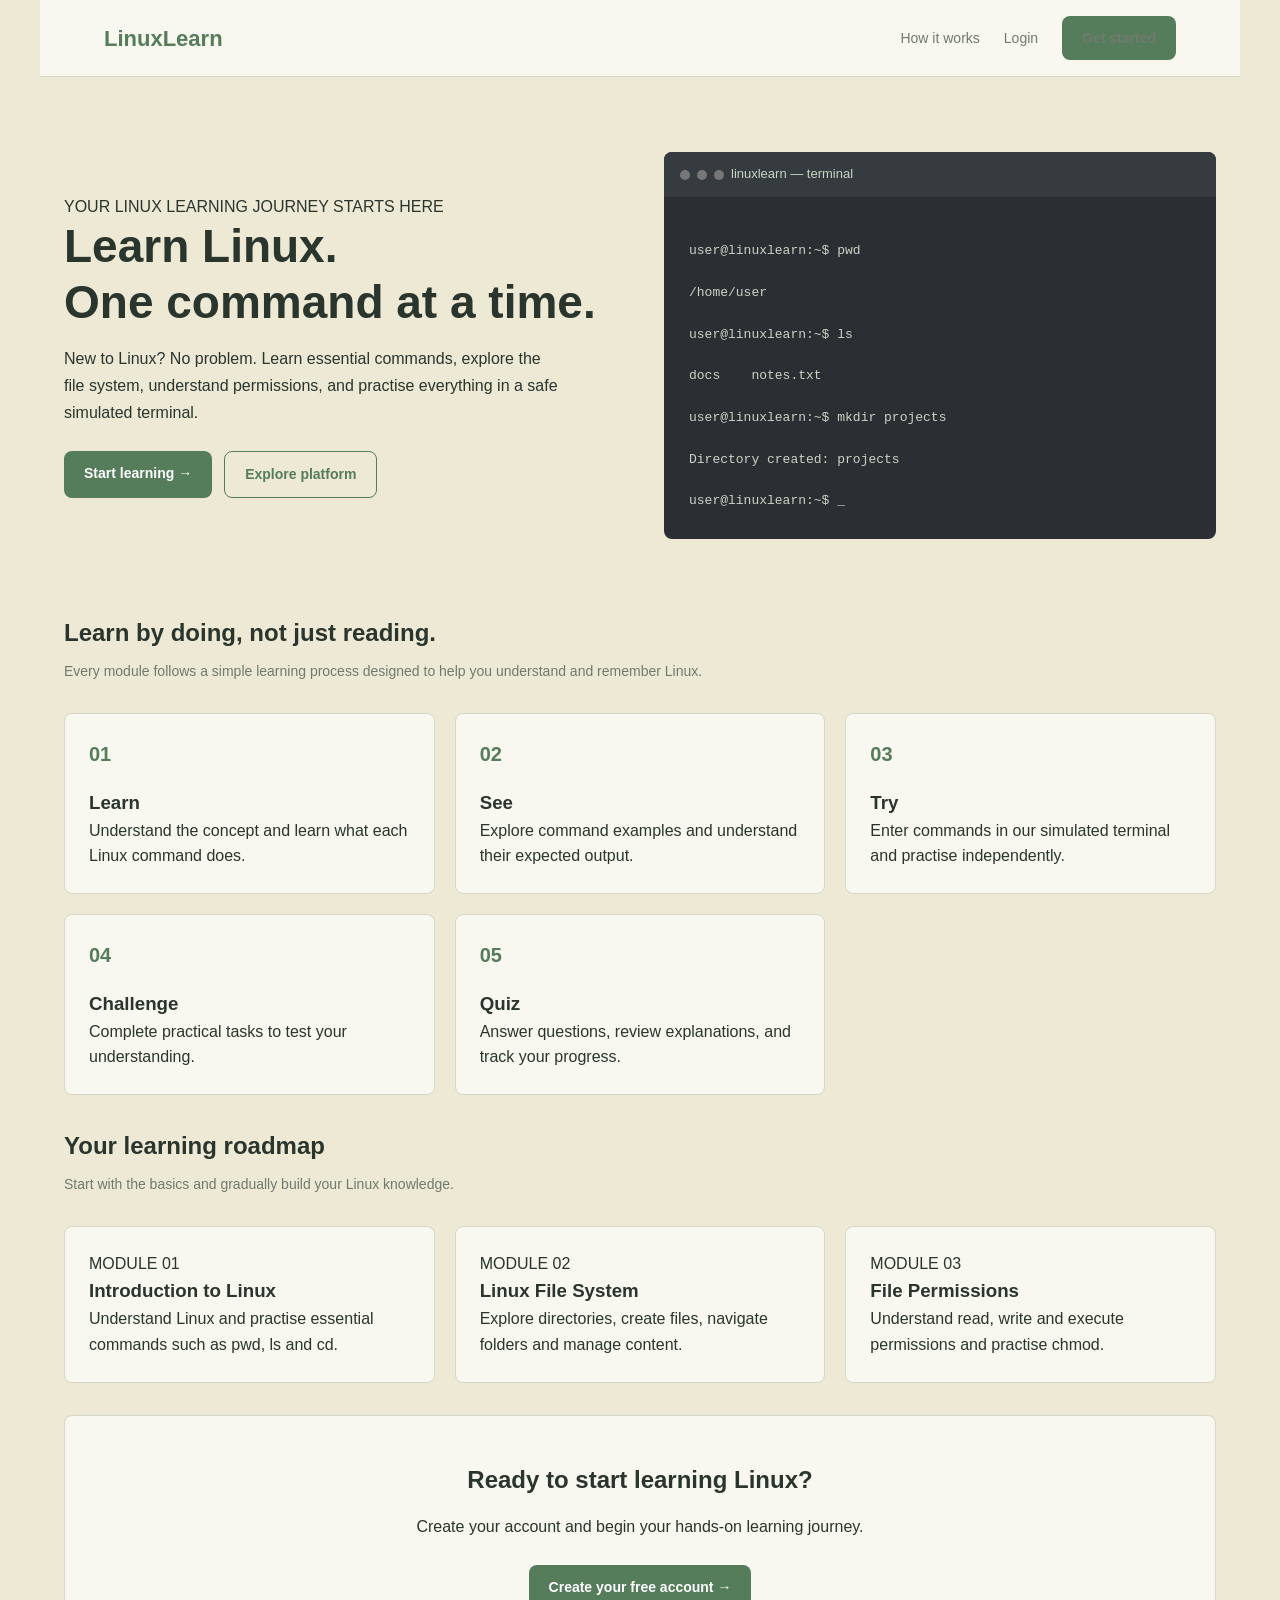
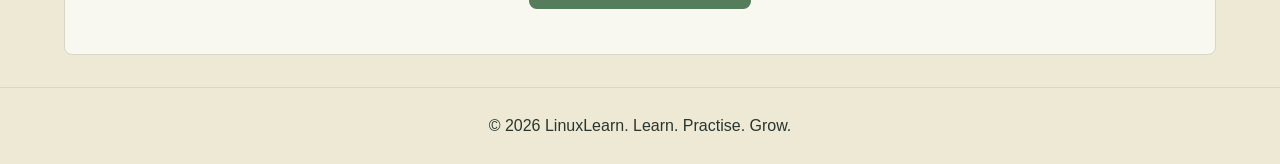
<file: frontend/index.html>
<!DOCTYPE html>
<html lang="en">

<head>
    <meta charset="UTF-8">
    <meta name="viewport" content="width=device-width, initial-scale=1.0">

    <title>LinuxLearn | Learn Linux Step by Step</title>

    <link rel="stylesheet" href="css/style.css">
</head>

<body>

    <!-- NAVIGATION -->

    <nav class="navbar container">

        <a href="index.html" class="logo">
            LinuxLearn
        </a>

        <div class="nav-links">
            <a href="#how-it-works">How it works</a>
            <a href="login.html">Login</a>
            <a href="signup.html" class="btn btn-primary">
                Get started
            </a>
        </div>

    </nav>


    <!-- HERO SECTION -->

    <main>

        <section class="hero container">

            <div class="hero-content">

                <span class="status-label">
                    YOUR LINUX LEARNING JOURNEY STARTS HERE
                </span>

                <h1>
                    Learn Linux.
                    <br>
                    <span class="hero-highlight">One command at a time.</span>
                </h1>

                <p>
                    New to Linux? No problem. Learn essential commands,
                    explore the file system, understand permissions,
                    and practise everything in a safe simulated terminal.
                </p>

                <div class="hero-buttons">

                    <a href="signup.html" class="btn btn-primary">
                        Start learning →
                    </a>

                    <a href="#how-it-works" class="btn btn-secondary">
                        Explore platform
                    </a>

                </div>

            </div>


            <!-- TERMINAL PREVIEW -->

            <div class="hero-terminal">

                <div class="terminal-header">
                    <span class="terminal-dot"></span>
                    <span class="terminal-dot"></span>
                    <span class="terminal-dot"></span>
                    <span>linuxlearn — terminal</span>
                </div>

                <div class="terminal-preview">

                    <p class="preview-prompt">
                        user@linuxlearn:~$ pwd
                    </p>

                    <p>/home/user</p>

                    <p class="preview-prompt">
                        user@linuxlearn:~$ ls
                    </p>

                    <p>docs &nbsp;&nbsp; notes.txt</p>

                    <p class="preview-prompt">
                        user@linuxlearn:~$ mkdir projects
                    </p>

                    <p class="preview-success">
                        Directory created: projects
                    </p>

                    <p class="preview-prompt">
                        user@linuxlearn:~$ _
                    </p>

                </div>

            </div>

        </section>


        <!-- HOW IT WORKS -->

        <section class="section container" id="how-it-works">

            <div class="section-heading">
                <h2 class="section-title">
                    Learn by doing, not just reading.
                </h2>

                <p class="section-description">
                    Every module follows a simple learning process
                    designed to help you understand and remember Linux.
                </p>
            </div>


            <div class="card-grid">

                <article class="card">
                    <span class="feature-number">01</span>
                    <h3>Learn</h3>
                    <p>
                        Understand the concept and learn what each
                        Linux command does.
                    </p>
                </article>

                <article class="card">
                    <span class="feature-number">02</span>
                    <h3>See</h3>
                    <p>
                        Explore command examples and understand
                        their expected output.
                    </p>
                </article>

                <article class="card">
                    <span class="feature-number">03</span>
                    <h3>Try</h3>
                    <p>
                        Enter commands in our simulated terminal
                        and practise independently.
                    </p>
                </article>

                <article class="card">
                    <span class="feature-number">04</span>
                    <h3>Challenge</h3>
                    <p>
                        Complete practical tasks to test
                        your understanding.
                    </p>
                </article>

                <article class="card">
                    <span class="feature-number">05</span>
                    <h3>Quiz</h3>
                    <p>
                        Answer questions, review explanations,
                        and track your progress.
                    </p>
                </article>

            </div>

        </section>


        <!-- MODULES -->

        <section class="section container">

            <div class="section-heading">
                <h2 class="section-title">
                    Your learning roadmap
                </h2>

                <p class="section-description">
                    Start with the basics and gradually build
                    your Linux knowledge.
                </p>
            </div>


            <div class="card-grid">

                <article class="card">
                    <span class="status-label">MODULE 01</span>
                    <h3>Introduction to Linux</h3>
                    <p>
                        Understand Linux and practise essential
                        commands such as pwd, ls and cd.
                    </p>
                </article>

                <article class="card">
                    <span class="status-label">MODULE 02</span>
                    <h3>Linux File System</h3>
                    <p>
                        Explore directories, create files,
                        navigate folders and manage content.
                    </p>
                </article>

                <article class="card">
                    <span class="status-label">MODULE 03</span>
                    <h3>File Permissions</h3>
                    <p>
                        Understand read, write and execute
                        permissions and practise chmod.
                    </p>
                </article>

            </div>

        </section>


        <!-- CALL TO ACTION -->

        <section class="section container">

            <div class="card cta-section">

                <h2>Ready to start learning Linux?</h2>

                <p>
                    Create your account and begin your
                    hands-on learning journey.
                </p>

                <a href="signup.html" class="btn btn-primary">
                    Create your free account →
                </a>

            </div>

        </section>

    </main>


    <!-- FOOTER -->

    <footer class="footer">
        <p>© 2026 LinuxLearn. Learn. Practise. Grow.</p>
    </footer>

</body>
</html>
</file>
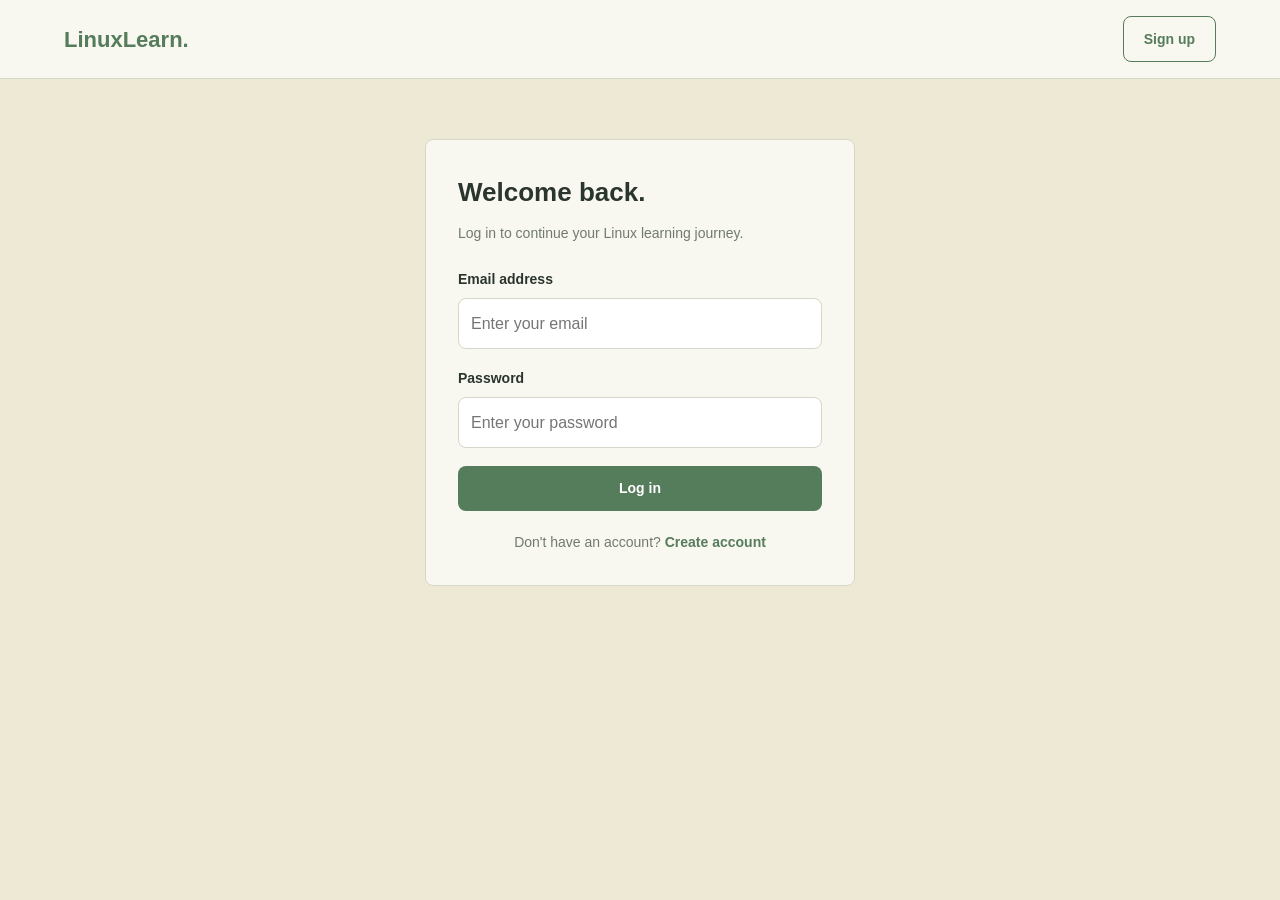
<file: frontend/dashboard.html>
<!DOCTYPE html>
<html lang="en">

<head>
    <meta charset="UTF-8">
    <meta name="viewport" content="width=device-width, initial-scale=1.0">

    <title>Your Learning Journey | LinuxLearn</title>

    <link rel="stylesheet" href="css/style.css">
</head>

<body class="dashboard-page">

    <!-- NAVIGATION -->

    <nav class="navbar dashboard-navbar">

        <a href="dashboard.html" class="logo">
            LinuxLearn<span>.</span>
        </a>

        <div class="nav-links">
            <a href="dashboard.html" class="active">My Journey</a>

            <button class="btn btn-secondary" onclick="logout()">
                Logout
            </button>
        </div>

    </nav>


    <main class="dashboard-main">


        <!-- WELCOME SECTION -->

        <section class="dashboard-hero">

            <div class="hero-content">

                <span class="eyebrow">
                    YOUR LINUX ADVENTURE STARTS HERE
                </span>

                <h1>
                    Welcome back,
                    <span id="userName">Learner</span>.
                </h1>

                <p>
                    Every command brings you one step closer to mastering Linux.
                    Keep going!
                </p>

                <button
                    class="btn btn-primary hero-button"
                    id="continueButton"
                >
                    Continue learning →
                </button>

            </div>

            <div class="hero-decoration">

                <div class="hero-orbit orbit-one"></div>
                <div class="hero-orbit orbit-two"></div>

                <div class="hero-terminal">
                    <span>●</span>
                    <span>●</span>
                    <span>●</span>

                    <p>$ whoami</p>
                    <p class="terminal-response">linux_learner</p>

                    <p>$ <span class="terminal-cursor">_</span></p>
                </div>

            </div>

        </section>


        <!-- OVERALL PROGRESS -->

        <section class="dashboard-overview">

            <div class="overview-heading">

                <div>
                    <span class="eyebrow">YOUR PROGRESS</span>
                    <h2>Look how far you've come.</h2>
                </div>

                <span class="overall-progress-label" id="progressText">
                    0% completed
                </span>

            </div>


            <div class="overall-progress-track">

                <div
                    class="overall-progress-fill"
                    id="progressBar"
                ></div>

            </div>


            <!-- STATISTICS -->

            <div class="dashboard-stats">

                <div class="dashboard-stat">

                    <span class="stat-icon">✦</span>

                    <div>
                        <p class="stat-label">Modules completed</p>
                        <h3 id="completedCount">0</h3>
                    </div>

                </div>


                <div class="dashboard-stat">

                    <span class="stat-icon">⌘</span>

                    <div>
                        <p class="stat-label">Total modules</p>
                        <h3 id="totalModules">3</h3>
                    </div>

                </div>


                <div class="dashboard-stat">

                    <span class="stat-icon">⚡</span>

                    <div>
                        <p class="stat-label">Average quiz score</p>
                        <h3 id="totalScore">0%</h3>
                    </div>

                </div>

            </div>

            <p class="progress-caption" id="scoreText">
                Your learning journey is just beginning.
            </p>

        </section>


        <!-- ROADMAP HEADING -->

        <section class="roadmap-section">

            <div class="roadmap-heading">

                <div>
                    <span class="eyebrow">THE LEARNING PATH</span>

                    <h2>Your Linux roadmap</h2>

                    <p>
                        Follow the path, unlock new milestones and
                        build your Linux skills one lesson at a time.
                    </p>
                </div>

                <div class="roadmap-legend">

                    <span>
                        <i class="legend-dot completed-dot"></i>
                        Completed
                    </span>

                    <span>
                        <i class="legend-dot available-dot"></i>
                        Available
                    </span>

                    <span>
                        <i class="legend-dot locked-dot"></i>
                        Locked
                    </span>

                </div>

            </div>


            <!-- ROADMAP WILL BE GENERATED BY JAVASCRIPT -->

            <div class="roadmap-wrapper">

                <div id="moduleContainer" class="roadmap-container">

                    <p class="roadmap-loading">
                        Preparing your learning journey...
                    </p>

                </div>

            </div>

        </section>


        <!-- BOTTOM MOTIVATION SECTION -->

        <section class="journey-footer">

            <div>
                <span class="eyebrow">KEEP EXPLORING</span>

                <h2>Small steps. Powerful skills.</h2>

                <p>
                    Linux mastery isn't built in a day.
                    It's built one command at a time.
                </p>
            </div>

            <div class="footer-symbol">
                &gt;_
            </div>

        </section>


    </main>


    <!-- JAVASCRIPT -->

    <script src="js/api.js"></script>
    <script src="js/auth.js"></script>
    <script src="js/dashboard.js"></script>

</body>
</html>
</file>
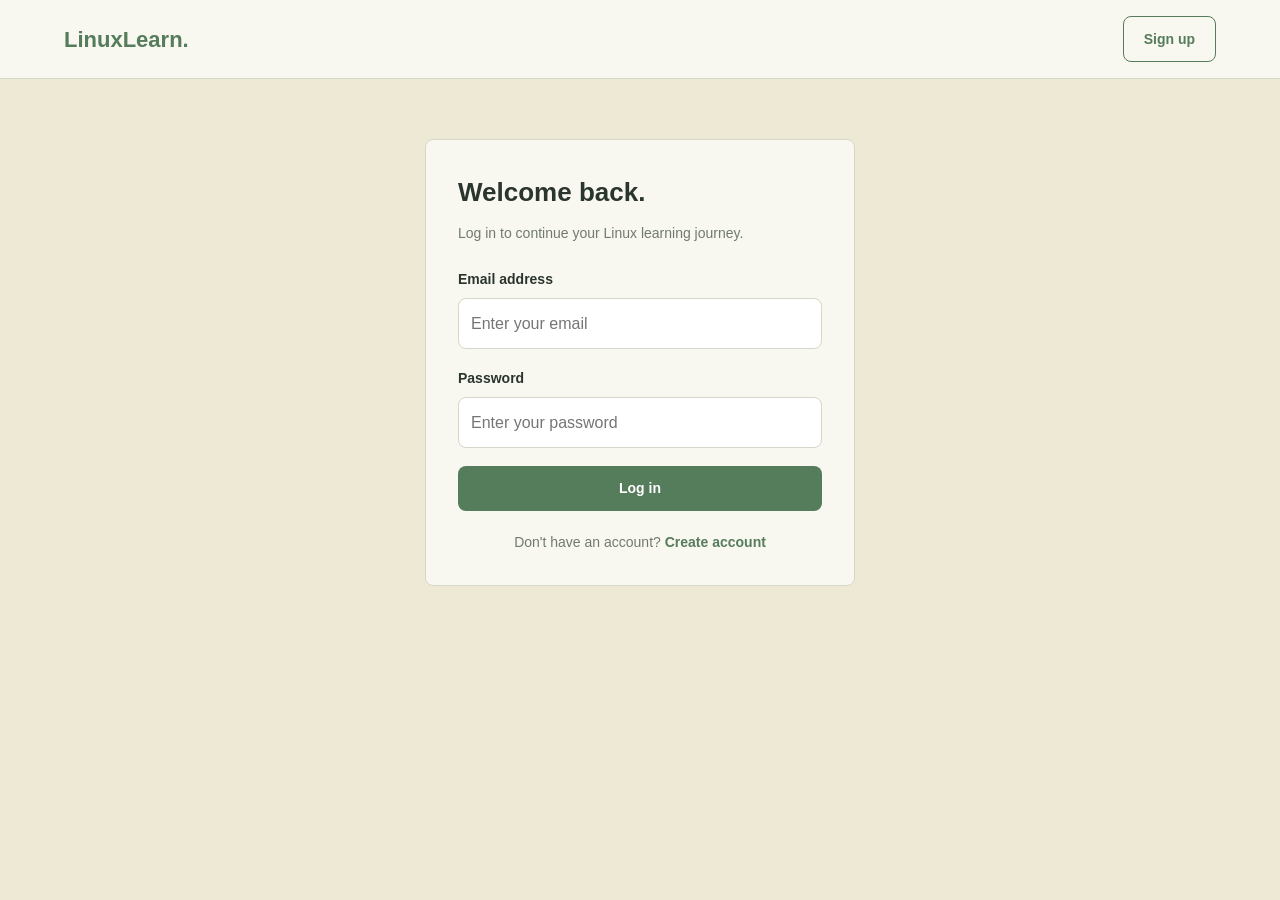
<file: frontend/lesson.html>
<!DOCTYPE html>
<html lang="en">

<head>
    <meta charset="UTF-8">
    <meta name="viewport" content="width=device-width, initial-scale=1.0">

    <title>Learn Linux | LinuxLearn</title>

    <link rel="stylesheet" href="css/style.css">
</head>

<body>

    <!-- NAVIGATION -->

    <nav class="navbar">
        <a href="dashboard.html" class="logo">LinuxLearn</a>

        <div class="nav-links">
            <a href="dashboard.html">Dashboard</a>
            <button class="btn btn-secondary" onclick="logout()">
                Logout
            </button>
        </div>
    </nav>


    <!-- MAIN CONTENT -->

    <main class="container page-container">

        <!-- LESSON HEADER -->

        <div class="section">

            <a href="dashboard.html" class="back-link">
                ← Back to dashboard
            </a>

            <h1 class="section-title" id="lessonTitle">
                Loading lesson...
            </h1>

            <p class="section-description" id="lessonMission"></p>

            <div class="lesson-progress-container">
                <div class="lesson-progress-bar">
                    <div id="lessonProgressBar"></div>
                </div>

                <p id="lessonProgressText">Your learning progress</p>
            </div>

        </div>


        <!-- LESSON LAYOUT -->

        <div class="lesson-layout">


            <!-- LEFT: LEARNING STEPS -->

            <section class="card lesson-steps">

                <h2>Learning steps</h2>

                <p class="section-description">
                    Follow each step and complete the activities.
                </p>

                <div id="lessonSteps"></div>

                <div class="lesson-navigation">

                    <button
                        id="previousButton"
                        class="btn btn-secondary"
                    >
                        Previous
                    </button>

                    <button
                        id="nextButton"
                        class="btn btn-primary"
                    >
                        Next
                    </button>

                </div>

            </section>


            <!-- RIGHT: LESSON CONTENT -->

            <section class="lesson-content">


                <!-- THEORY SECTION -->

                <div class="card theory-card">

                    <span class="status-label">
                        THEORY
                    </span>

                    <h2>Understand the concept</h2>

                    <p class="section-description">
                        Learn the concepts before practising them in the terminal.
                    </p>

                    <div id="theoryContainer">

                        <p>
                            Loading lesson theory...
                        </p>

                    </div>

                </div>


                <!-- GUIDED LEARNING STEP -->

                <div class="card">

                    <span class="status-label" id="stepType">
                        LEARN
                    </span>

                    <h2 id="stepTitle">
                        Loading...
                    </h2>

                    <p id="stepText"></p>

                    <div
                        class="code-example"
                        id="stepExample"
                    ></div>

                    <div
                        id="stepHint"
                        class="message"
                    ></div>

                    <button
                        id="hintButton"
                        class="btn btn-secondary"
                    >
                        Show hint
                    </button>

                    <button
                        id="checkButton"
                        class="btn btn-primary"
                    >
                        Check my command
                    </button>

                    <p id="stepFeedback"></p>

                </div>


                <!-- SIMULATED TERMINAL -->

                <div class="card terminal-card">

                    <div class="terminal-header">

                        <span class="terminal-dot"></span>
                        <span class="terminal-dot"></span>
                        <span class="terminal-dot"></span>

                        <span>Linux Terminal</span>

                    </div>

                    <div class="terminal">

                        <div
                            id="terminalOutput"
                            class="terminal-body"
                        ></div>

                        <form
                            id="terminalForm"
                            class="terminal-input-row"
                        >

                            <span class="terminal-prompt">$</span>

                            <input
                                type="text"
                                id="terminalInput"
                                class="terminal-input"
                                placeholder="Type a Linux command..."
                                autocomplete="off"
                            >

                        </form>

                    </div>

                    <p class="section-description">
                        This is a simulated terminal for practising Linux commands.
                        Commands do not run on your actual computer.
                    </p>

                </div>


                <!-- CHALLENGE STATUS -->

                <div class="card">

                    <h3>Challenge status</h3>

                    <p id="challengeStatus">
                        Complete the challenge step to unlock your quiz.
                    </p>

                    <button
                        id="quizButton"
                        class="btn btn-accent"
                        disabled
                    >
                        Take quiz
                    </button>

                </div>

            </section>

        </div>

    </main>


    <!-- JAVASCRIPT -->

    <script src="js/api.js"></script>
    <script src="js/auth.js"></script>
    <script src="js/terminal.js"></script>
    <script src="js/lesson.js"></script>

</body>
</html>
</file>
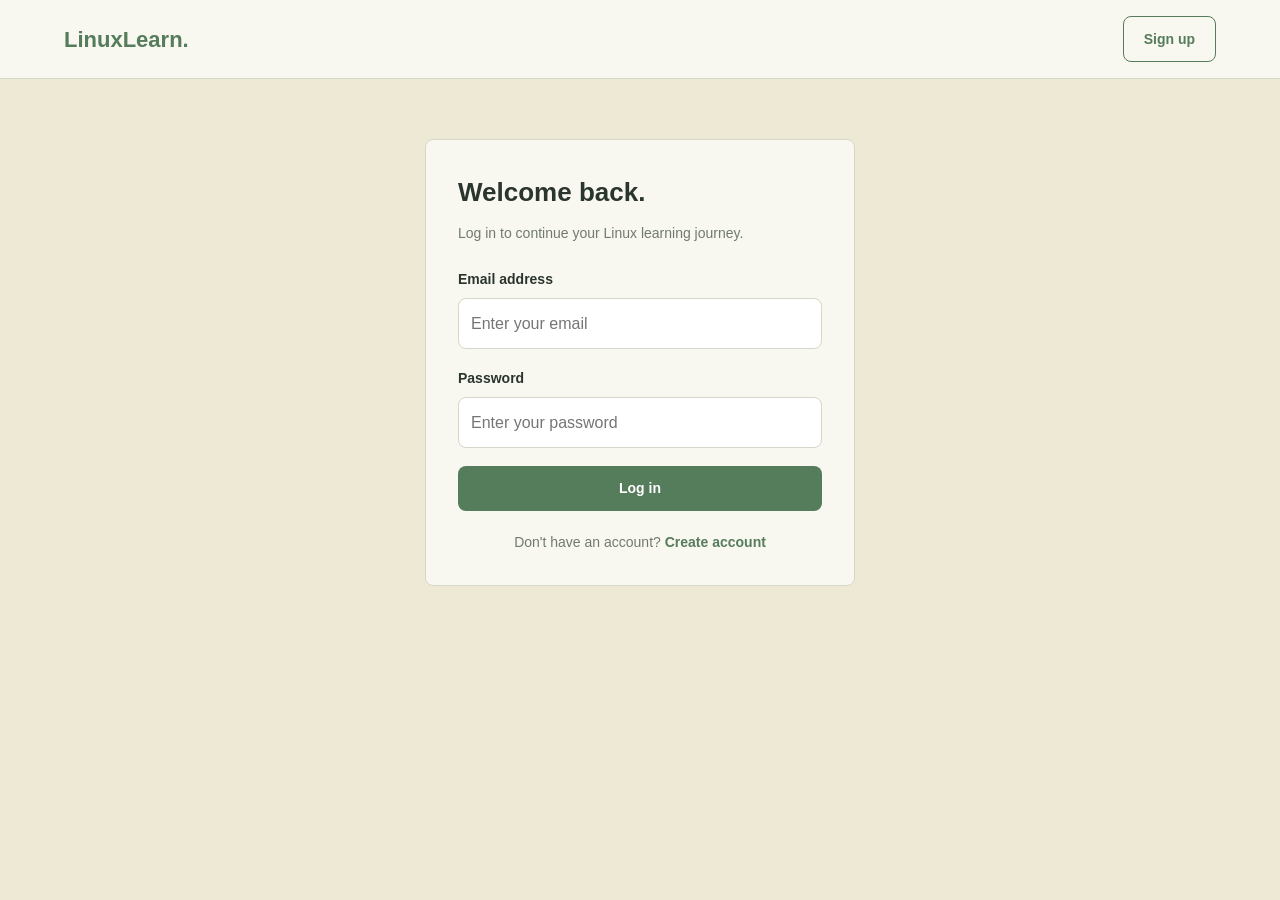
<file: frontend/login.html>
<!DOCTYPE html>
<html lang="en">

<head>
    <meta charset="UTF-8">
    <meta name="viewport" content="width=device-width, initial-scale=1.0">

    <title>Login | LinuxLearn</title>

    <link rel="stylesheet" href="css/style.css">
</head>

<body>

    <nav class="navbar">
        <a href="index.html" class="logo">LinuxLearn.</a>
        <a href="signup.html" class="btn btn-secondary">Sign up</a>
    </nav>

    <main class="form-container">

        <div class="form-card">

            <h1 class="form-title">Welcome back.</h1>

            <p class="form-subtitle">
                Log in to continue your Linux learning journey.
            </p>

            <form id="loginForm">

                <div class="form-group">
                    <label for="email">Email address</label>
                    <input
                        type="email"
                        id="email"
                        placeholder="Enter your email"
                        required
                    >
                </div>

                <div class="form-group">
                    <label for="password">Password</label>
                    <input
                        type="password"
                        id="password"
                        placeholder="Enter your password"
                        required
                    >
                </div>

                <button type="submit" class="btn btn-primary btn-full">
                    Log in
                </button>

                <p id="loginMessage"></p>

            </form>

            <div class="form-footer">
                Don't have an account?
                <a href="signup.html">Create account</a>
            </div>

        </div>

    </main>

    <script src="js/api.js"></script>
    <script src="js/auth.js"></script>
    <script>

        const loginForm = document.getElementById("loginForm");

        loginForm.addEventListener("submit", async function(event) {

            event.preventDefault();

            const email = document.getElementById("email").value.trim();
            const password = document.getElementById("password").value;

            const message = document.getElementById("loginMessage");

            try {

                const result = await api.login({
                    email,
                    password
                });

                saveLogin(result.token, result.name);

                window.location.href = "dashboard.html";

            } catch (error) {

                message.className = "message message-error";
                message.textContent = error.message;

            }

        });

    </script>

</body>
</html>
</file>
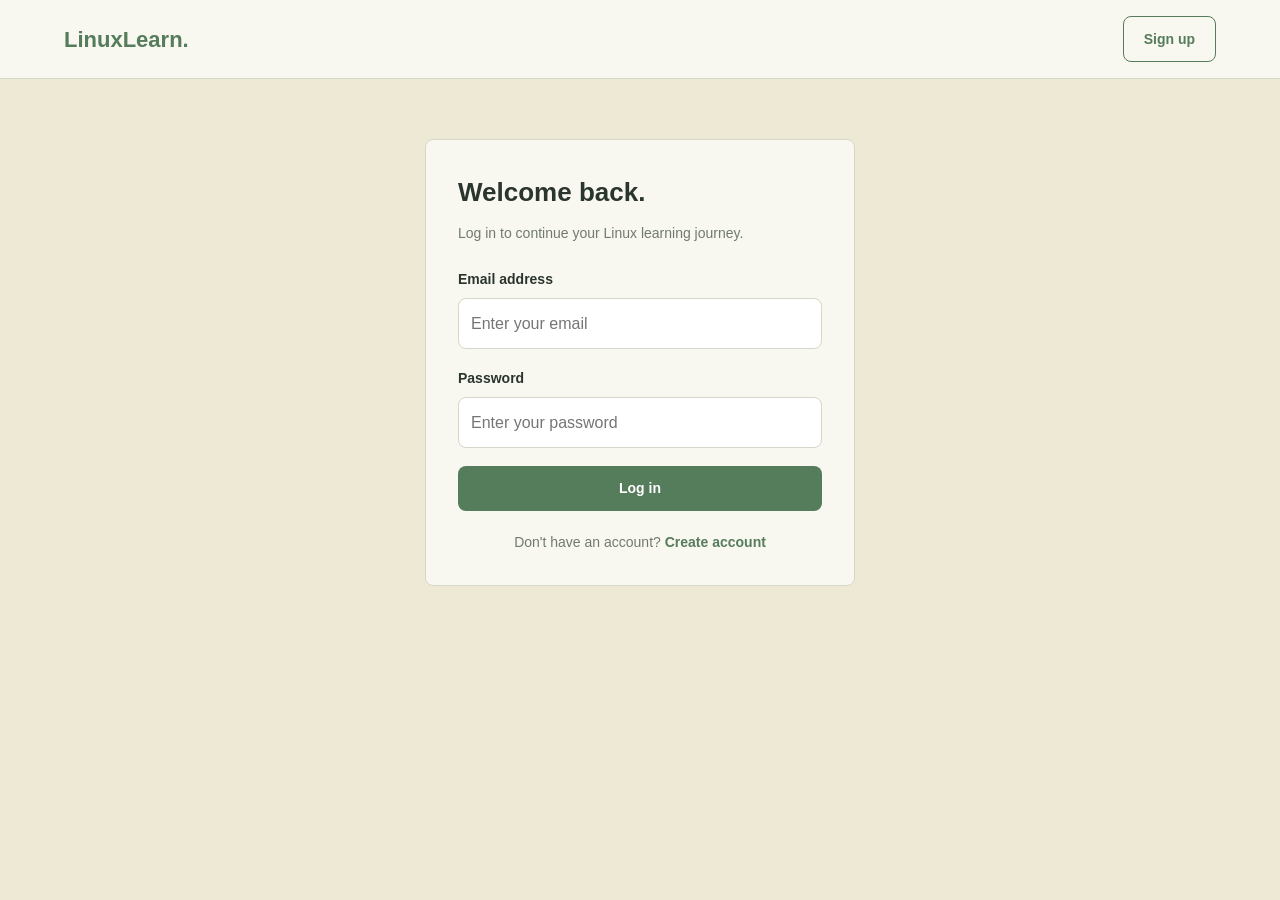
<file: frontend/quiz.html>
<!DOCTYPE html>
<html lang="en">
<head>
    <meta charset="UTF-8">
    <meta name="viewport" content="width=device-width, initial-scale=1.0">
    <title>Linux Quiz | LinuxLearn</title>
    <link rel="stylesheet" href="css/style.css">
</head>

<body>

    <nav class="navbar">
        <a href="dashboard.html" class="logo">LinuxLearn</a>

        <div class="nav-links">
            <a href="dashboard.html">Dashboard</a>
            <button class="btn btn-secondary" onclick="logout()">Logout</button>
        </div>
    </nav>

    <main class="container page-container">

        <section class="section">
            <a href="dashboard.html" class="back-link">
                ← Back to dashboard
            </a>

            <h1 class="section-title" id="quizTitle">Linux Quiz</h1>

            <p class="section-description">
                Test what you have learned. You need at least 3 out of 5
                correct answers to complete this module.
            </p>
        </section>


        <!-- QUIZ QUESTIONS -->

        <section class="card" id="quizContainer">

            <div class="quiz-progress">
                <span id="questionCount">Loading questions...</span>
            </div>

            <div id="questionsContainer"></div>

            <button
                id="submitQuizButton"
                class="btn btn-primary btn-full"
                disabled
            >
                Submit quiz
            </button>

            <p id="quizMessage"></p>

        </section>


        <!-- QUIZ RESULTS -->

        <section class="card" id="resultsContainer" style="display: none;">

            <h2>Your results</h2>

            <h1 id="scoreDisplay"></h1>

            <p id="resultMessage"></p>

            <div id="answerReview"></div>

            <div class="quiz-actions">

                <button id="retryButton" class="btn btn-secondary">
                    Try again
                </button>

                <button
                    id="nextModuleButton"
                    class="btn btn-primary"
                    style="display: none;"
                >
                    Next module
                </button>

                <button
                    id="dashboardButton"
                    class="btn btn-accent"
                >
                    Back to dashboard
                </button>

            </div>

        </section>

    </main>


    <script src="js/api.js"></script>
    <script src="js/auth.js"></script>
    <script src="js/quiz.js"></script>

</body>
</html>
</file>
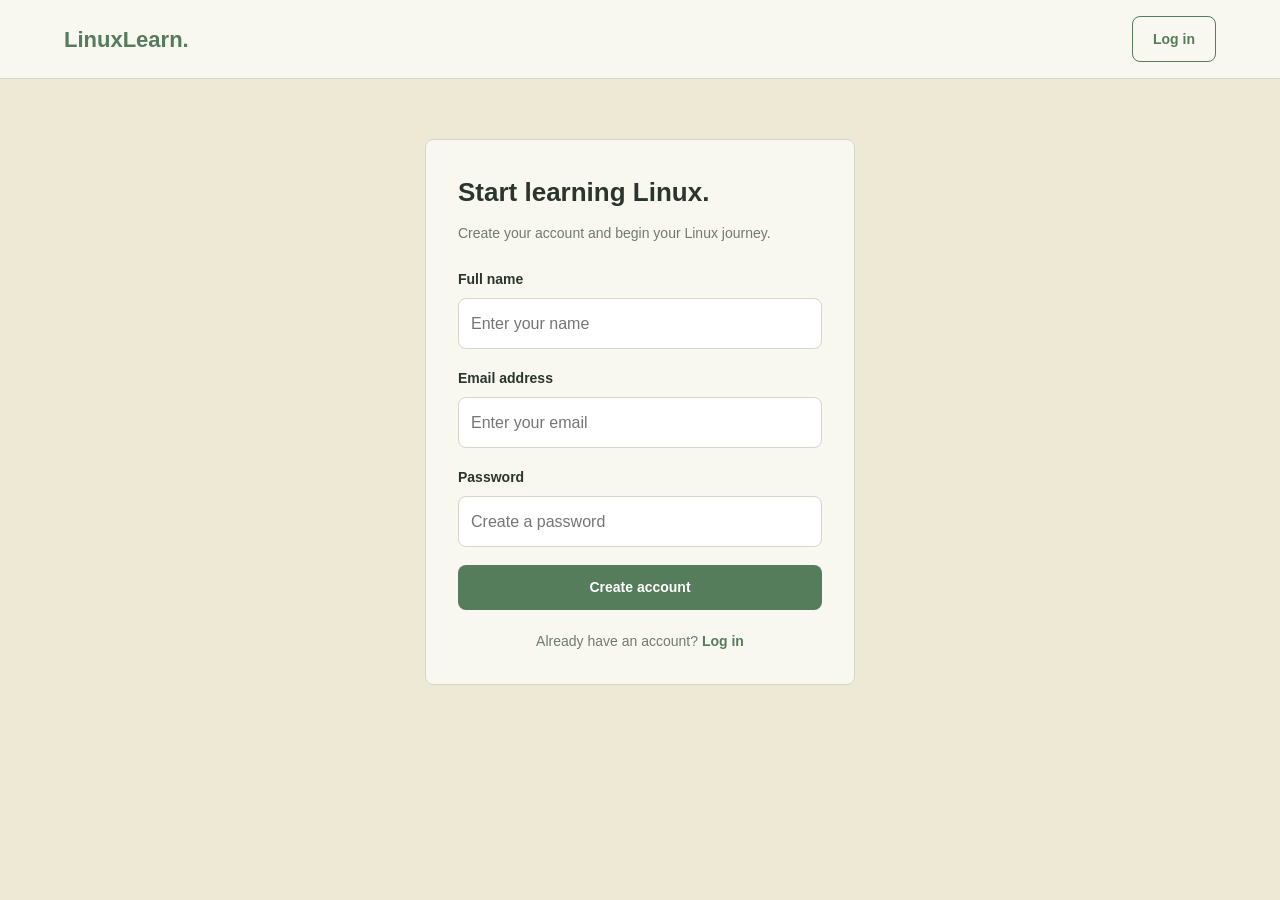
<file: frontend/signup.html>
<!DOCTYPE html>
<html lang="en">

<head>
    <meta charset="UTF-8">
    <meta name="viewport" content="width=device-width, initial-scale=1.0">

    <title>Create Account | LinuxLearn</title>

    <link rel="stylesheet" href="css/style.css">
</head>

<body>

    <nav class="navbar">
        <a href="index.html" class="logo">LinuxLearn.</a>
        <a href="login.html" class="btn btn-secondary">Log in</a>
    </nav>

    <main class="form-container">

        <div class="form-card">

            <h1 class="form-title">Start learning Linux.</h1>

            <p class="form-subtitle">
                Create your account and begin your Linux journey.
            </p>

            <form id="signupForm">

                <div class="form-group">
                    <label for="name">Full name</label>
                    <input
                        type="text"
                        id="name"
                        placeholder="Enter your name"
                        required
                    >
                </div>

                <div class="form-group">
                    <label for="email">Email address</label>
                    <input
                        type="email"
                        id="email"
                        placeholder="Enter your email"
                        required
                    >
                </div>

                <div class="form-group">
                    <label for="password">Password</label>
                    <input
                        type="password"
                        id="password"
                        placeholder="Create a password"
                        minlength="6"
                        required
                    >
                </div>

                <button type="submit" class="btn btn-primary btn-full">
                    Create account
                </button>

                <p id="signupMessage"></p>

            </form>

            <div class="form-footer">
                Already have an account?
                <a href="login.html">Log in</a>
            </div>

        </div>

    </main>

    <script src="js/api.js"></script>
    <script src="js/auth.js"></script>
    <script>

        const signupForm = document.getElementById("signupForm");

        signupForm.addEventListener("submit", async function(event) {

            event.preventDefault();

            const name = document.getElementById("name").value.trim();
            const email = document.getElementById("email").value.trim();
            const password = document.getElementById("password").value;

            const message = document.getElementById("signupMessage");

            try {

                const result = await api.signup({
                    name,
                    email,
                    password
                });

                message.className = "message message-success";
                message.textContent = result.message;

                signupForm.reset();

            } catch (error) {

                message.className = "message message-error";
                message.textContent = error.message;

            }

        });

    </script>

</body>
</html>
</file>
<file: frontend/css/style.css>
/* =========================================
   1. COLOUR SYSTEM AND GLOBAL SETTINGS
========================================= */

:root {
    --bg: #EDE9D5;
    --surface: #F8F7F0;
    --border: #D5D8C8;

    --text: #29352D;
    --text-soft: #707B6D;

    --primary: #557C5B;
    --primary-hover: #3F6246;

    --accent: #A8B89A;
    --success: #6E8F6A;
    --warning: #B58A3F;
    --error: #A2493F;

    --terminal-bg: #2B2F33;
    --terminal-text: #C9D4C5;
    --terminal-prompt: #A8C69A;

    --radius: 8px;
    --font-main: Arial, Helvetica, sans-serif;
    --font-code: Consolas, "Courier New", monospace;
}

/* Remove default spacing differences between browsers */

* {
    margin: 0;
    padding: 0;
    box-sizing: border-box;
}

body {
    background-color: var(--bg);
    color: var(--text);
    font-family: var(--font-main);
    line-height: 1.6;
    min-height: 100vh;
}

a {
    color: inherit;
    text-decoration: none;
}

button,
input,
textarea {
    font: inherit;
}

button {
    cursor: pointer;
}

/* =========================================
   2. COMMON LAYOUT
========================================= */

.container {
    width: 90%;
    max-width: 1200px;
    margin: 0 auto;
}

.page-container {
    width: 90%;
    max-width: 1100px;
    margin: 40px auto;
}

.section {
    margin-bottom: 32px;
}

.section-title {
    font-size: 24px;
    margin-bottom: 8px;
}

.section-description {
    color: var(--text-soft);
    font-size: 14px;
}

/* =========================================
   3. NAVIGATION BAR
========================================= */

.navbar {
    width: 100%;
    background-color: var(--surface);
    border-bottom: 1px solid var(--border);
    padding: 16px 5%;
    display: flex;
    align-items: center;
    justify-content: space-between;
    gap: 20px;
}

.logo {
    font-size: 22px;
    font-weight: 700;
    color: var(--primary);
}

.nav-links {
    display: flex;
    align-items: center;
    gap: 24px;
}

.nav-links a {
    color: var(--text-soft);
    font-size: 14px;
}

.nav-links a:hover,
.nav-links a.active {
    color: var(--primary);
}

/* =========================================
   4. BUTTONS
========================================= */

.btn {
    display: inline-block;
    border: none;
    border-radius: var(--radius);
    padding: 11px 20px;
    font-size: 14px;
    font-weight: 600;
    text-align: center;
    transition: background-color 0.2s ease;
}

.btn-primary {
    background-color: var(--primary);
    color: white;
}

.btn-primary:hover {
    background-color: var(--primary-hover);
}

.btn-secondary {
    background-color: transparent;
    color: var(--primary);
    border: 1px solid var(--primary);
}

.btn-secondary:hover {
    background-color: #E5EDE9;
}

.btn-accent {
    background-color: var(--accent);
    color: white;
}

.btn:disabled {
    opacity: 0.5;
    cursor: not-allowed;
}

.btn-full {
    width: 100%;
}

/* =========================================
   5. CARDS AND PANELS
========================================= */

.card {
    background-color: var(--surface);
    border: 1px solid var(--border);
    border-radius: var(--radius);
    padding: 24px;
}

.card-title {
    font-size: 19px;
    margin-bottom: 8px;
}

.card-description {
    color: var(--text-soft);
    font-size: 14px;
}

.card-grid {
    display: grid;
    grid-template-columns: repeat(3, 1fr);
    gap: 20px;
}

.card:hover {
    border-color: #BEB6A8;
}

/* =========================================
   6. FORMS
========================================= */

.form-container {
    width: 90%;
    max-width: 430px;
    margin: 60px auto;
}

.form-card {
    background-color: var(--surface);
    border: 1px solid var(--border);
    border-radius: var(--radius);
    padding: 32px;
}

.form-title {
    font-size: 26px;
    margin-bottom: 8px;
}

.form-subtitle {
    color: var(--text-soft);
    font-size: 14px;
    margin-bottom: 24px;
}

.form-group {
    margin-bottom: 18px;
}

.form-group label {
    display: block;
    font-size: 14px;
    font-weight: 600;
    margin-bottom: 7px;
}

.form-group input {
    width: 100%;
    padding: 12px;
    border: 1px solid var(--border);
    border-radius: var(--radius);
    background-color: #FFFFFF;
    color: var(--text);
    outline: none;
}

.form-group input:focus {
    border-color: var(--primary);
}

.form-footer {
    margin-top: 20px;
    font-size: 14px;
    color: var(--text-soft);
    text-align: center;
}

.form-footer a {
    color: var(--primary);
    font-weight: 600;
}

/* =========================================
   7. STATUS LABELS
========================================= */

.status {
    display: inline-block;
    padding: 5px 10px;
    border-radius: 20px;
    font-size: 12px;
    font-weight: 600;
}

.status-completed {
    background-color: #E4EDE1;
    color: var(--success);
}

.status-unlocked {
    background-color: #E3EEEB;
    color: var(--primary);
}

.status-locked {
    background-color: #EAE7E1;
    color: var(--text-soft);
}

/* =========================================
   8. PROGRESS BAR
========================================= */

.progress-section {
    margin: 20px 0;
}

.progress-info {
    display: flex;
    justify-content: space-between;
    gap: 12px;
    margin-bottom: 8px;
    font-size: 14px;
}

.progress-track {
    width: 100%;
    height: 10px;
    background-color: #DED9D0;
    border-radius: 20px;
    overflow: hidden;
}

.progress-fill {
    height: 100%;
    width: 0%;
    background-color: var(--primary);
    border-radius: 20px;
    transition: width 0.3s ease;
}

/* =========================================
   9. DASHBOARD
========================================= */

.welcome-section {
    margin-bottom: 32px;
}

.welcome-section h1 {
    font-size: 30px;
    margin-bottom: 6px;
}

.welcome-section p {
    color: var(--text-soft);
}

.stat-grid {
    display: grid;
    grid-template-columns: repeat(3, 1fr);
    gap: 18px;
    margin-bottom: 35px;
}

.stat-card {
    background-color: var(--surface);
    border: 1px solid var(--border);
    border-radius: var(--radius);
    padding: 20px;
}

.stat-number {
    font-size: 28px;
    font-weight: 700;
    color: var(--primary);
}

.stat-label {
    color: var(--text-soft);
    font-size: 13px;
}

/* =========================================
   10. LESSON PAGE
========================================= */

.lesson-layout {
    display: grid;
    grid-template-columns: 1fr 1.2fr;
    gap: 24px;
    align-items: start;
}

.lesson-steps {
    display: flex;
    flex-direction: column;
    gap: 14px;
}

.lesson-step {
    background-color: var(--surface);
    border: 1px solid var(--border);
    border-radius: var(--radius);
    padding: 18px;
}

.lesson-step.active {
    border-left: 4px solid var(--primary);
}

.lesson-step h3 {
    font-size: 16px;
    margin-bottom: 6px;
}

.lesson-step p {
    color: var(--text-soft);
    font-size: 14px;
}

.lesson-content {
    background-color: var(--surface);
    border: 1px solid var(--border);
    border-radius: var(--radius);
    padding: 24px;
}

.code-example {
    background-color: #EAE6DE;
    border-radius: var(--radius);
    padding: 14px;
    margin: 14px 0;
    font-family: var(--font-code);
    font-size: 14px;
    overflow-x: auto;
}

/* =========================================
   11. SIMULATED TERMINAL
========================================= */

.terminal {
    background-color: var(--terminal-bg);
    color: var(--terminal-text);
    border-radius: var(--radius);
    overflow: hidden;
    font-family: var(--font-code);
    margin-top: 20px;
}

.terminal-header {
    background-color: #363B40;
    padding: 12px 16px;
    display: flex;
    align-items: center;
    gap: 7px;
    font-size: 13px;
}

.terminal-dot {
    width: 10px;
    height: 10px;
    border-radius: 50%;
    background-color: #777777;
}

.terminal-body {
    min-height: 230px;
    max-height: 350px;
    overflow-y: auto;
    padding: 18px;
    font-size: 13px;
    line-height: 1.8;
}

.terminal-line {
    white-space: pre-wrap;
    overflow-wrap: anywhere;
}

.terminal-prompt {
    color: var(--terminal-prompt);
}

.terminal-input-row {
    display: flex;
    align-items: center;
    gap: 8px;
    padding: 12px 18px;
    border-top: 1px solid #454B50;
}

.terminal-input {
    flex: 1;
    min-width: 0;
    background: transparent;
    border: none;
    outline: none;
    color: var(--terminal-text);
    font-family: var(--font-code);
    font-size: 13px;
}

/* =========================================
   12. QUIZ
========================================= */

.quiz-container {
    max-width: 750px;
    margin: 40px auto;
}

.question-card {
    background-color: var(--surface);
    border: 1px solid var(--border);
    border-radius: var(--radius);
    padding: 24px;
    margin-bottom: 20px;
}

.question-title {
    font-size: 17px;
    margin-bottom: 16px;
}

.option {
    display: block;
    padding: 12px;
    border: 1px solid var(--border);
    border-radius: var(--radius);
    margin-bottom: 10px;
    cursor: pointer;
}

.option:hover {
    border-color: var(--primary);
    background-color: #F0F2ED;
}

.option input {
    margin-right: 10px;
    accent-color: var(--primary);
}

.answer-explanation {
    margin-top: 12px;
    padding: 12px;
    background-color: #E8EEE5;
    border-radius: var(--radius);
    font-size: 14px;
}

/* =========================================
   13. MESSAGES AND UTILITIES
========================================= */

.message {
    padding: 12px 15px;
    border-radius: var(--radius);
    margin: 12px 0;
    font-size: 14px;
}

.message-success {
    background-color: #E4EDE1;
    color: var(--success);
}

.message-error {
    background-color: #F2E4E1;
    color: var(--error);
}

.text-muted {
    color: var(--text-soft);
}

.text-center {
    text-align: center;
}

.mt-1 {
    margin-top: 8px;
}

.mt-2 {
    margin-top: 16px;
}

.mt-3 {
    margin-top: 24px;
}

.hidden {
    display: none !important;
}

/* =========================================
   14. RESPONSIVE DESIGN
========================================= */

@media (max-width: 800px) {
    .card-grid {
        grid-template-columns: repeat(2, 1fr);
    }

    .lesson-layout {
        grid-template-columns: 1fr;
    }

    .stat-grid {
        grid-template-columns: repeat(2, 1fr);
    }
}

@media (max-width: 550px) {
    .navbar {
        flex-direction: column;
        align-items: flex-start;
    }

    .nav-links {
        flex-wrap: wrap;
        gap: 14px;
    }

    .card-grid,
    .stat-grid {
        grid-template-columns: 1fr;
    }

    .form-card {
        padding: 22px;
    }

    .welcome-section h1 {
        font-size: 24px;
    }

    .page-container {
        margin: 25px auto;
    }
}

/* Additional lesson page styling */

.back-link {
    display: inline-block;
    margin-bottom: 16px;
    color: var(--primary);
}

.lesson-step {
    display: block;
    width: 100%;
    padding: 12px;
    margin: 8px 0;
    text-align: left;
    background: transparent;
    border: 1px solid var(--border);
    border-radius: 8px;
    cursor: pointer;
    color: var(--text);
}

.lesson-step.active {
    background: var(--primary);
    color: white;
}

.lesson-navigation {
    display: flex;
    justify-content: space-between;
    gap: 10px;
    margin-top: 20px;
}

.terminal-card {
    padding: 0;
    overflow: hidden;
}

.terminal-welcome {
    color: #D4A373;
}

.terminal-command {
    color: #D4A373;
}

.terminal-result {
    white-space: pre-wrap;
    overflow-wrap: anywhere;
}

.success-message {
    color: var(--success);
}

.error-message {
    color: var(--error);
}

/* Quiz page styling */

.quiz-question {
    padding: 20px 0;
    border-bottom: 1px solid var(--border);
}

.quiz-question h3 {
    margin-bottom: 15px;
}

.quiz-options {
    display: flex;
    flex-direction: column;
    gap: 12px;
}

.quiz-option {
    display: flex;
    align-items: center;
    gap: 12px;
    padding: 12px;
    border: 1px solid var(--border);
    border-radius: 8px;
    cursor: pointer;
}

.quiz-option:hover {
    background: var(--card);
}

.quiz-option input {
    accent-color: var(--primary);
}

.quiz-progress {
    margin-bottom: 20px;
    color: var(--soft-text);
}

.quiz-actions {
    display: flex;
    flex-wrap: wrap;
    gap: 12px;
    margin-top: 24px;
}

.answer-review {
    padding: 16px 0;
    border-bottom: 1px solid var(--border);
}

.answer-review h3 {
    margin-bottom: 10px;
}

.answer-review p {
    margin: 7px 0;
}

@media (max-width: 550px) {
    .quiz-actions {
        flex-direction: column;
    }
}


/* =================================
   HOMEPAGE STYLING
================================= */

.hero {
    display: grid;
    grid-template-columns: 1fr 1fr;
    align-items: center;
    gap: 48px;
    padding-top: 75px;
    padding-bottom: 75px;
}

.hero-content h1 {
    font-size: clamp(36px, 5vw, 58px);
    line-height: 1.12;
    margin: 22px 0;
}

.hero-content p {
    color: var(--soft-text);
    line-height: 1.8;
    max-width: 520px;
    margin-bottom: 25px;
}

.hero-highlight {
    color: var(--primary);
}

.hero-buttons {
    display: flex;
    flex-wrap: wrap;
    gap: 12px;
}

.hero-terminal {
    background: var(--terminal-bg);
    color: var(--terminal-text);
    border-radius: 8px;
    overflow: hidden;
}

.terminal-preview {
    padding: 25px;
    font-family: monospace;
    line-height: 1.9;
    overflow-wrap: anywhere;
}

.preview-prompt {
    color: var(--terminal-prompt);
    margin-top: 12px;
}

.preview-success {
    color: #A8C69F;
}

.section-heading {
    max-width: 650px;
    margin-bottom: 30px;
}

.feature-number {
    display: inline-block;
    color: var(--primary);
    font-weight: 700;
    margin-bottom: 18px;
    font-size: 20px;
}

.cta-section {
    text-align: center;
    padding: 45px 20px;
}

.cta-section p {
    margin: 15px 0 25px;
    color: var(--soft-text);
}

.footer {
    text-align: center;
    padding: 25px;
    color: var(--soft-text);
    border-top: 1px solid var(--border);
}

@media (max-width: 800px) {
    .hero {
        grid-template-columns: 1fr;
        gap: 30px;
        padding-top: 45px;
    }
}

@media (max-width: 550px) {
    .hero-buttons {
        flex-direction: column;
    }

    .hero-buttons .btn {
        text-align: center;
    }
}


/* ==========================================
   LINUXLEARN - ROADMAP DASHBOARD
========================================== */


/* ==========================================
   LINUXLEARN - BEIGE & GREEN ROADMAP DASHBOARD
   ========================================== */

/* 1. DASHBOARD THEME */

.dashboard-page {
    --roadmap-bg: #EDE9D5;
    --roadmap-card: #F8F7F0;
    --roadmap-card-light: #E5E9DC;
    --roadmap-green: #557C5B;
    --roadmap-green-dark: #3F6246;
    --roadmap-sage: #A8B89A;
    --roadmap-text: #29352D;
    --roadmap-muted: #707B6D;
    --roadmap-line: #C5CEBA;

    background: var(--roadmap-bg);
    color: var(--roadmap-text);
    min-height: 100vh;
}


/* 2. NAVIGATION */

.dashboard-navbar {
    background: var(--roadmap-card);
    border-bottom: 1px solid #D5D8C8;
    padding: 18px 5%;
}

.dashboard-navbar .logo {
    color: var(--roadmap-text);
    font-size: 25px;
    font-weight: 800;
    letter-spacing: -1px;
}

.dashboard-navbar .logo span {
    color: var(--roadmap-green);
}

.dashboard-navbar .nav-links a {
    color: var(--roadmap-muted);
    text-decoration: none;
}

.dashboard-navbar .nav-links a:hover,
.dashboard-navbar .nav-links a.active {
    color: var(--roadmap-green);
}


/* 3. MAIN DASHBOARD */

.dashboard-main {
    width: min(1180px, 90%);
    margin: auto;
    padding: 55px 0 80px;
}


/* 4. WELCOME HERO */

.dashboard-hero {
    position: relative;
    overflow: hidden;
    display: flex;
    align-items: center;
    justify-content: space-between;
    gap: 35px;

    padding: 55px 60px;
    min-height: 300px;

    background: var(--roadmap-card);
    border: 1px solid #D5D8C8;
    border-radius: 24px;
    margin-bottom: 35px;
}

.hero-content {
    position: relative;
    z-index: 2;
    max-width: 620px;
}

.eyebrow {
    display: inline-block;
    color: var(--roadmap-green);
    font-size: 11px;
    font-weight: 800;
    letter-spacing: 2px;
    margin-bottom: 14px;
}

.hero-content h1 {
    font-size: clamp(30px, 4vw, 46px);
    line-height: 1.2;
    margin: 0 0 15px;
    color: var(--roadmap-text);
}

.hero-content h1 span {
    color: var(--roadmap-green);
}

.hero-content p {
    color: var(--roadmap-muted);
    font-size: 16px;
    line-height: 1.7;
    max-width: 500px;
}

.hero-button {
    margin-top: 20px;
    background: var(--roadmap-green);
    color: #FFFFFF;
    border: none;
    border-radius: 8px;
    font-weight: 700;
    padding: 13px 22px;
    transition: 0.25s ease;
}

.hero-button:hover {
    background: var(--roadmap-green-dark);
    transform: translateY(-2px);
}


/* 5. HERO TERMINAL DECORATION
   Intentionally kept dark */

.hero-decoration {
    position: relative;
    width: 280px;
    height: 220px;
    flex-shrink: 0;
    display: grid;
    place-items: center;
}

.hero-orbit {
    position: absolute;
    border: 1px solid #A8B89A;
    border-radius: 50%;
}

.orbit-one {
    width: 210px;
    height: 210px;
}

.orbit-two {
    width: 160px;
    height: 160px;
    border-color: #C5CEBA;
}

.dashboard-page .hero-terminal {
    position: relative;
    z-index: 2;
    width: 220px;
    padding: 20px;
    background: #2B2F33;
    border: 1px solid #454B50;
    border-radius: 12px;
    box-shadow: 0 12px 30px rgba(0, 0, 0, 0.18);
    font-family: monospace;
}

.hero-terminal > span {
    color: #A8B89A;
    font-size: 10px;
    margin-right: 4px;
}

.hero-terminal p {
    font-size: 13px;
    color: #C9D4C5;
    margin: 17px 0 0;
}

.hero-terminal .terminal-response {
    color: #A8C69A;
    margin-top: 6px;
}

.terminal-cursor {
    color: #A8C69A;
    animation: cursorBlink 1s infinite;
}

@keyframes cursorBlink {
    50% {
        opacity: 0;
    }
}


/* 6. OVERALL PROGRESS */

.dashboard-overview {
    padding: 30px;
    background: var(--roadmap-card);
    border: 1px solid #D5D8C8;
    border-radius: 20px;
    margin-bottom: 65px;
}

.overview-heading {
    display: flex;
    justify-content: space-between;
    align-items: center;
    gap: 15px;
    margin-bottom: 22px;
}

.overview-heading h2 {
    font-size: 23px;
    margin: 0;
    color: var(--roadmap-text);
}

.overall-progress-label {
    color: var(--roadmap-green);
    font-weight: 800;
    font-size: 15px;
}

.overall-progress-track,
.module-roadmap-track {
    width: 100%;
    height: 9px;
    background: #E1E3D8;
    border-radius: 20px;
    overflow: hidden;
}

.overall-progress-fill,
.module-roadmap-fill {
    height: 100%;
    width: 0%;
    border-radius: 20px;
    background: linear-gradient(
        90deg,
        #557C5B,
        #A8B89A
    );
    transition: width 0.8s ease;
    box-shadow: none;
}


/* 7. STATISTICS */

.dashboard-stats {
    display: grid;
    grid-template-columns: repeat(3, 1fr);
    gap: 18px;
    margin-top: 28px;
}

.dashboard-stat {
    display: flex;
    align-items: center;
    gap: 15px;
    padding: 18px;
    background: #F1F1E8;
    border: 1px solid #D5D8C8;
    border-radius: 14px;
}

.stat-icon {
    display: grid;
    place-items: center;
    width: 42px;
    height: 42px;
    border-radius: 12px;
    background: #E5E9DC;
    color: var(--roadmap-green);
    font-size: 22px;
}

.dashboard-stat h3 {
    font-size: 24px;
    color: var(--roadmap-text);
    margin: 3px 0 0;
}

.dashboard-stat .stat-label {
    font-size: 12px;
    color: var(--roadmap-muted);
    margin: 0;
}

.progress-caption {
    color: var(--roadmap-muted);
    font-size: 13px;
    margin: 20px 0 0;
}


/* 8. ROADMAP SECTION */

.roadmap-section {
    margin-bottom: 65px;
}

.roadmap-heading {
    display: flex;
    justify-content: space-between;
    align-items: flex-end;
    gap: 25px;
    margin-bottom: 35px;
}

.roadmap-heading h2 {
    font-size: 34px;
    margin: 0 0 10px;
    color: var(--roadmap-text);
}

.roadmap-heading p {
    color: var(--roadmap-muted);
    line-height: 1.7;
    margin: 0;
    max-width: 550px;
}

.roadmap-legend {
    display: flex;
    flex-wrap: wrap;
    gap: 15px;
    color: var(--roadmap-muted);
    font-size: 12px;
}

.roadmap-legend span {
    display: flex;
    align-items: center;
    gap: 7px;
}

.legend-dot {
    width: 9px;
    height: 9px;
    border-radius: 50%;
    display: inline-block;
}

.completed-dot {
    background: #557C5B;
}

.available-dot {
    background: #A8B89A;
}

.locked-dot {
    background: #C5CEBA;
}


/* 9. ROADMAP MODULE CARDS */

.roadmap-container {
    display: flex;
    flex-direction: column;
    gap: 35px;
}

.roadmap-module {
    position: relative;
    padding: 30px;
    background: var(--roadmap-card);
    border: 1px solid #D5D8C8;
    border-radius: 22px;
    overflow: hidden;
    transition: border-color 0.3s ease;
}

.roadmap-module:hover {
    border-color: #A8B89A;
}

.roadmap-module.module-unlocked {
    border-top: 3px solid #557C5B;
}

.roadmap-module.module-completed {
    border-top: 3px solid #6E8F6A;
}

.roadmap-module.module-locked {
    border-top: 3px solid #C5CEBA;
}


/* 10. MODULE CHECKPOINT */

.module-checkpoint {
    display: flex;
    align-items: center;
    gap: 20px;
}

.checkpoint-number {
    display: grid;
    place-items: center;
    width: 60px;
    height: 60px;
    flex-shrink: 0;

    border-radius: 18px;
    background: #E5E9DC;
    border: 1px solid #A8B89A;

    color: var(--roadmap-green);
    font-size: 21px;
    font-weight: 800;
}

.module-completed .checkpoint-number {
    color: #3F6246;
    background: #E0E9DC;
    border-color: #6E8F6A;
}

.module-locked .checkpoint-number {
    color: #707B6D;
    background: #EEEDE4;
    border-color: #D5D8C8;
}

.checkpoint-info {
    flex: 1;
}

.checkpoint-label {
    font-size: 10px;
    color: var(--roadmap-green);
    letter-spacing: 2px;
    font-weight: 800;
}

.checkpoint-info h3 {
    color: var(--roadmap-text);
    font-size: 21px;
    margin: 5px 0;
}

.checkpoint-info p {
    color: var(--roadmap-muted);
    font-size: 13px;
    margin: 0;
    line-height: 1.6;
}

.checkpoint-status {
    font-size: 10px;
    letter-spacing: 1px;
    font-weight: 800;
    padding: 8px 12px;
    border-radius: 20px;
    background: #E5E9DC;
    color: #707B6D;
}

.checkpoint-status.unlocked {
    background: #E5E9DC;
    color: #3F6246;
}

.checkpoint-status.completed {
    background: #DDE9D9;
    color: #3F6246;
}


/* 11. MODULE PROGRESS */

.module-roadmap-progress {
    display: flex;
    align-items: center;
    gap: 15px;
    margin: 25px 0 10px;
}

.module-roadmap-progress > span {
    color: var(--roadmap-muted);
    font-size: 11px;
    white-space: nowrap;
}


/* 12. CONNECTED LESSON ROADMAP */

.roadmap-lessons {
    position: relative;
    padding: 20px 0 5px;
}

/* Central connecting path */

.roadmap-lessons::before {
    content: "";
    position: absolute;
    top: 30px;
    bottom: 30px;
    left: 50%;
    transform: translateX(-50%);
    border-left: 2px dashed #A8B89A;
}


/* Each milestone row */

.roadmap-node-wrapper {
    position: relative;
    display: flex;
    align-items: center;
    min-height: 145px;
    width: 100%;
}


/* Lesson cards */

.roadmap-node {
    position: relative;
    display: flex;
    align-items: center;
    gap: 17px;

    width: calc(50% - 45px);
    min-height: 105px;

    padding: 18px;
    background: #F8F7F0;
    border: 1px solid #D5D8C8;
    border-radius: 16px;

    transition: transform 0.25s ease, border-color 0.25s ease;
}

.roadmap-node-wrapper:nth-child(odd) .roadmap-node {
    margin-right: auto;
}

.roadmap-node-wrapper:nth-child(even) .roadmap-node {
    margin-left: auto;
    flex-direction: row-reverse;
}


/* Connectors from cards to central path */

.roadmap-node::after {
    content: "";
    position: absolute;
    top: 50%;
    width: 45px;
    border-top: 2px solid #A8B89A;
}

.roadmap-node-wrapper:nth-child(odd) .roadmap-node::after {
    right: -46px;
}

.roadmap-node-wrapper:nth-child(even) .roadmap-node::after {
    left: -46px;
}


/* Lesson node circles */

.node-circle {
    position: absolute;
    z-index: 3;
    top: 50%;
    right: -66px;
    transform: translateY(-50%);

    width: 43px;
    height: 43px;
    flex-shrink: 0;

    border-radius: 50%;
    border: 2px solid #A8B89A;
    background: #E5E9DC;

    color: #557C5B;
    font-weight: 800;
    font-size: 13px;

    display: grid;
    place-items: center;

    cursor: pointer;
    transition: 0.25s ease;
}

.roadmap-node-wrapper:nth-child(even) .node-circle {
    right: auto;
    left: -66px;
}


/* Available lesson */

.roadmap-node-wrapper.unlocked .node-circle {
    border-color: #557C5B;
    color: #FFFFFF;
    background: #557C5B;
    box-shadow: 0 3px 10px rgba(85, 124, 91, 0.18);
    animation: availablePulse 2.5s infinite;
}

@keyframes availablePulse {
    0%, 100% {
        box-shadow: 0 0 0 0 rgba(85, 124, 91, 0.12);
    }

    50% {
        box-shadow: 0 0 0 6px rgba(85, 124, 91, 0.08);
    }
}


/* Completed lesson */

.roadmap-node-wrapper.completed .node-circle {
    background: #DDE9D9;
    color: #3F6246;
    border-color: #6E8F6A;
    box-shadow: none;
}


/* Locked lesson */

.roadmap-node-wrapper.locked .node-circle {
    background: #EEEDE4;
    border-color: #D5D8C8;
    color: #879080;
    cursor: not-allowed;
}


/* Lesson card hover */

.roadmap-node-wrapper.unlocked .roadmap-node:hover,
.roadmap-node-wrapper.completed .roadmap-node:hover {
    transform: translateY(-3px);
    border-color: #557C5B;
}


/* Node details */

.node-details {
    min-width: 0;
    flex: 1;
}

.node-id {
    display: block;
    color: var(--roadmap-green);
    font-size: 9px;
    font-weight: 800;
    letter-spacing: 1.5px;
    margin-bottom: 6px;
}

.node-details h4 {
    color: var(--roadmap-text);
    font-size: 15px;
    line-height: 1.4;
    margin: 0 0 7px;
}

.node-status {
    display: inline-block;
    color: var(--roadmap-muted);
    font-size: 10px;
    letter-spacing: 1px;
    font-weight: 700;
}

.roadmap-node-wrapper.unlocked .node-status {
    color: #557C5B;
}

.roadmap-node-wrapper.completed .node-status {
    color: #6E8F6A;
}

.node-score {
    display: block;
    color: #557C5B;
    font-size: 10px;
    margin-top: 6px;
}


/* Action buttons */

.node-action {
    display: block;
    margin-top: 10px;
    padding: 7px 12px;

    background: #E5E9DC;
    border: 1px solid #A8B89A;
    border-radius: 7px;

    color: #3F6246;
    font-size: 11px;
    font-weight: 700;

    cursor: pointer;
    transition: 0.2s ease;
}

.node-action:hover:not(:disabled) {
    background: #557C5B;
    border-color: #557C5B;
    color: #FFFFFF;
}

.node-action:disabled {
    color: #879080;
    background: #EEEDE4;
    border-color: #D5D8C8;
    cursor: not-allowed;
}


/* Right-side cards */

.roadmap-node-wrapper:nth-child(even) .node-details {
    text-align: right;
}

.roadmap-node-wrapper:nth-child(even) .node-action {
    margin-left: auto;
}


/* 13. FOOTER */

.journey-footer {
    position: relative;
    display: flex;
    justify-content: space-between;
    align-items: center;
    gap: 25px;

    padding: 35px 40px;
    background: #F8F7F0;
    border: 1px solid #D5D8C8;
    border-radius: 20px;
}

.journey-footer h2 {
    color: var(--roadmap-text);
    font-size: 25px;
    margin: 0 0 8px;
}

.journey-footer p {
    color: var(--roadmap-muted);
    margin: 0;
    line-height: 1.6;
}

.footer-symbol {
    font-family: monospace;
    font-size: 48px;
    font-weight: 800;
    color: var(--roadmap-green);
    text-shadow: none;
}


/* 14. LOADING AND ERROR */

.roadmap-loading,
.roadmap-error {
    text-align: center;
    color: var(--roadmap-muted);
    padding: 35px;
    background: var(--roadmap-card);
    border-radius: 15px;
}

.roadmap-error h3 {
    color: var(--roadmap-text);
}


/* 15. RESPONSIVE DESIGN */

@media (max-width: 850px) {
    .dashboard-hero {
        padding: 40px;
    }

    .hero-decoration {
        width: 200px;
    }

    .roadmap-heading {
        flex-direction: column;
        align-items: flex-start;
    }

    .roadmap-legend {
        margin-top: 5px;
    }
}


@media (max-width: 650px) {
    .dashboard-main {
        width: 92%;
        padding-top: 30px;
    }

    .dashboard-hero {
        padding: 30px 24px;
        min-height: auto;
    }

    .hero-decoration {
        display: none;
    }

    .dashboard-overview {
        padding: 22px;
        margin-bottom: 45px;
    }

    .overview-heading {
        flex-direction: column;
        align-items: flex-start;
    }

    .dashboard-stats {
        grid-template-columns: 1fr;
        gap: 10px;
    }

    .roadmap-heading h2 {
        font-size: 28px;
    }

    .roadmap-module {
        padding: 20px 15px;
    }

    .module-checkpoint {
        align-items: flex-start;
        gap: 12px;
        flex-wrap: wrap;
    }

    .checkpoint-number {
        width: 47px;
        height: 47px;
        border-radius: 13px;
    }

    .checkpoint-info {
        flex: 1;
        min-width: 180px;
    }

    .checkpoint-info h3 {
        font-size: 17px;
    }

    .checkpoint-status {
        margin-left: 59px;
    }

    .module-roadmap-progress {
        flex-wrap: wrap;
    }

    .module-roadmap-progress > span {
        width: 100%;
    }

    /* Mobile roadmap becomes a vertical path */

    .roadmap-lessons {
        padding-left: 8px;
    }

    .roadmap-lessons::before {
        left: 21px;
        transform: none;
    }

    .roadmap-node-wrapper {
        min-height: 130px;
        padding-left: 56px;
    }

    .roadmap-node,
    .roadmap-node-wrapper:nth-child(even) .roadmap-node {
        width: 100%;
        margin: 0;
        flex-direction: row;
        padding: 14px;
    }

    .roadmap-node::after,
    .roadmap-node-wrapper:nth-child(even) .roadmap-node::after {
        display: none;
    }

    .node-circle,
    .roadmap-node-wrapper:nth-child(even) .node-circle {
        left: -55px;
        right: auto;
        width: 39px;
        height: 39px;
    }

    .roadmap-node-wrapper:nth-child(even) .node-details {
        text-align: left;
    }

    .roadmap-node-wrapper:nth-child(even) .node-action {
        margin-left: 0;
    }

    .journey-footer {
        padding: 25px;
    }

    .journey-footer h2 {
        font-size: 21px;
    }

    .footer-symbol {
        font-size: 32px;
    }
}


@media (max-width: 400px) {
    .roadmap-legend {
        gap: 9px;
        font-size: 10px;
    }

    .roadmap-node-wrapper {
        padding-left: 48px;
    }

    .node-circle,
    .roadmap-node-wrapper:nth-child(even) .node-circle {
        left: -48px;
        width: 35px;
        height: 35px;
    }

    .node-details h4 {
        font-size: 13px;
    }

    .node-action {
        font-size: 10px;
    }
}
</file>
